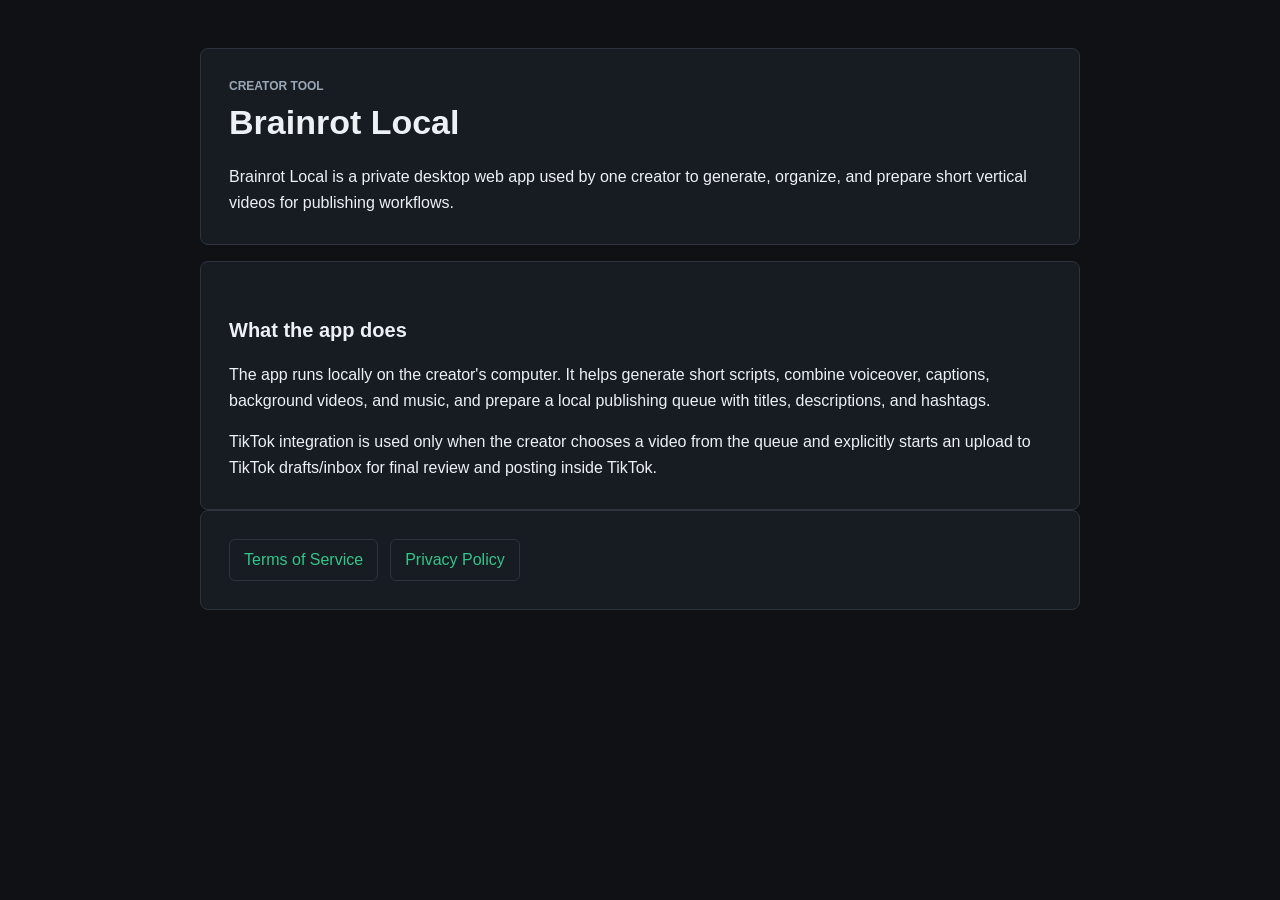
<file: index.html>
<!doctype html>
<html lang="en">
  <head>
    <meta charset="utf-8">
    <meta name="viewport" content="width=device-width, initial-scale=1">
    <title>Brainrot Local</title>
    <link rel="stylesheet" href="styles.css">
  </head>
  <body>
    <main class="page">
      <header class="hero">
        <p class="eyebrow">Creator tool</p>
        <h1>Brainrot Local</h1>
        <p>
          Brainrot Local is a private desktop web app used by one creator to generate,
          organize, and prepare short vertical videos for publishing workflows.
        </p>
      </header>

      <section class="section">
        <h2>What the app does</h2>
        <p>
          The app runs locally on the creator's computer. It helps generate short scripts,
          combine voiceover, captions, background videos, and music, and prepare a local
          publishing queue with titles, descriptions, and hashtags.
        </p>
        <p>
          TikTok integration is used only when the creator chooses a video from the queue
          and explicitly starts an upload to TikTok drafts/inbox for final review and
          posting inside TikTok.
        </p>
      </section>

      <section class="section links">
        <a href="terms.html">Terms of Service</a>
        <a href="privacy.html">Privacy Policy</a>
      </section>
    </main>
  </body>
</html>
</file>
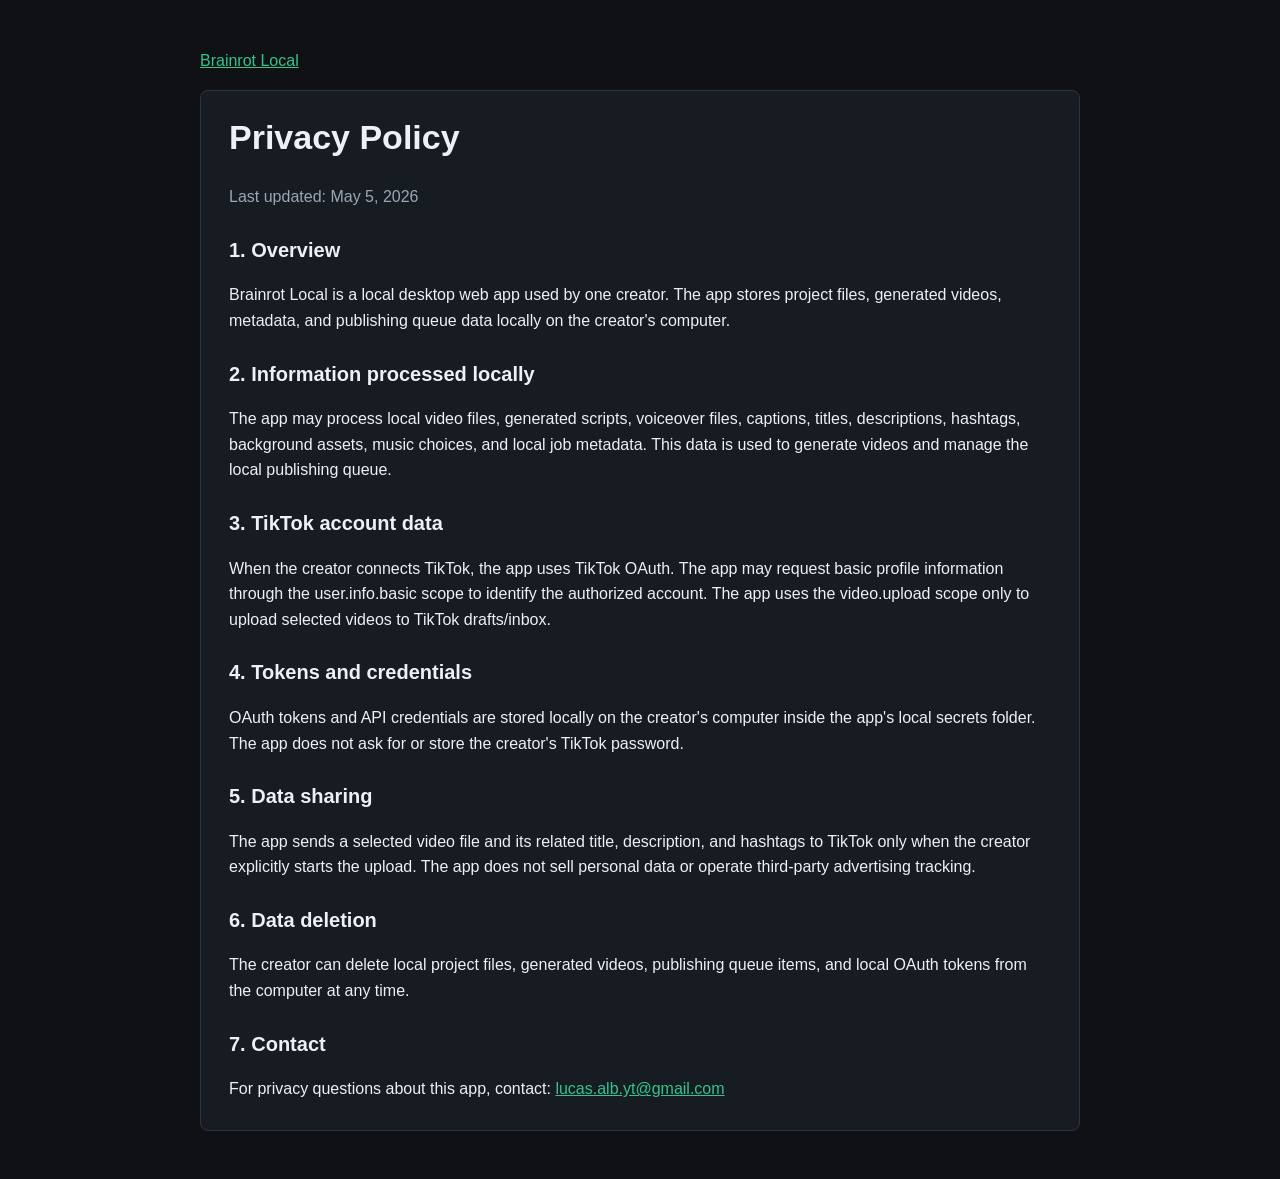
<file: privacy.html>
<!doctype html>
<html lang="en">
  <head>
    <meta charset="utf-8">
    <meta name="viewport" content="width=device-width, initial-scale=1">
    <title>Privacy Policy - Brainrot Local</title>
    <link rel="stylesheet" href="styles.css">
  </head>
  <body>
    <main class="page">
      <nav class="nav"><a href="index.html">Brainrot Local</a></nav>
      <article class="section document">
        <h1>Privacy Policy</h1>
        <p class="muted">Last updated: May 5, 2026</p>

        <h2>1. Overview</h2>
        <p>
          Brainrot Local is a local desktop web app used by one creator. The app stores
          project files, generated videos, metadata, and publishing queue data locally on
          the creator's computer.
        </p>

        <h2>2. Information processed locally</h2>
        <p>
          The app may process local video files, generated scripts, voiceover files,
          captions, titles, descriptions, hashtags, background assets, music choices, and
          local job metadata. This data is used to generate videos and manage the local
          publishing queue.
        </p>

        <h2>3. TikTok account data</h2>
        <p>
          When the creator connects TikTok, the app uses TikTok OAuth. The app may request
          basic profile information through the user.info.basic scope to identify the
          authorized account. The app uses the video.upload scope only to upload selected
          videos to TikTok drafts/inbox.
        </p>

        <h2>4. Tokens and credentials</h2>
        <p>
          OAuth tokens and API credentials are stored locally on the creator's computer
          inside the app's local secrets folder. The app does not ask for or store the
          creator's TikTok password.
        </p>

        <h2>5. Data sharing</h2>
        <p>
          The app sends a selected video file and its related title, description, and
          hashtags to TikTok only when the creator explicitly starts the upload. The app
          does not sell personal data or operate third-party advertising tracking.
        </p>

        <h2>6. Data deletion</h2>
        <p>
          The creator can delete local project files, generated videos, publishing queue
          items, and local OAuth tokens from the computer at any time.
        </p>

        <h2>7. Contact</h2>
        <p>
          For privacy questions about this app, contact:
          <a href="mailto:lucas.alb.yt@gmail.com">lucas.alb.yt@gmail.com</a>
        </p>
      </article>
    </main>
  </body>
</html>
</file>
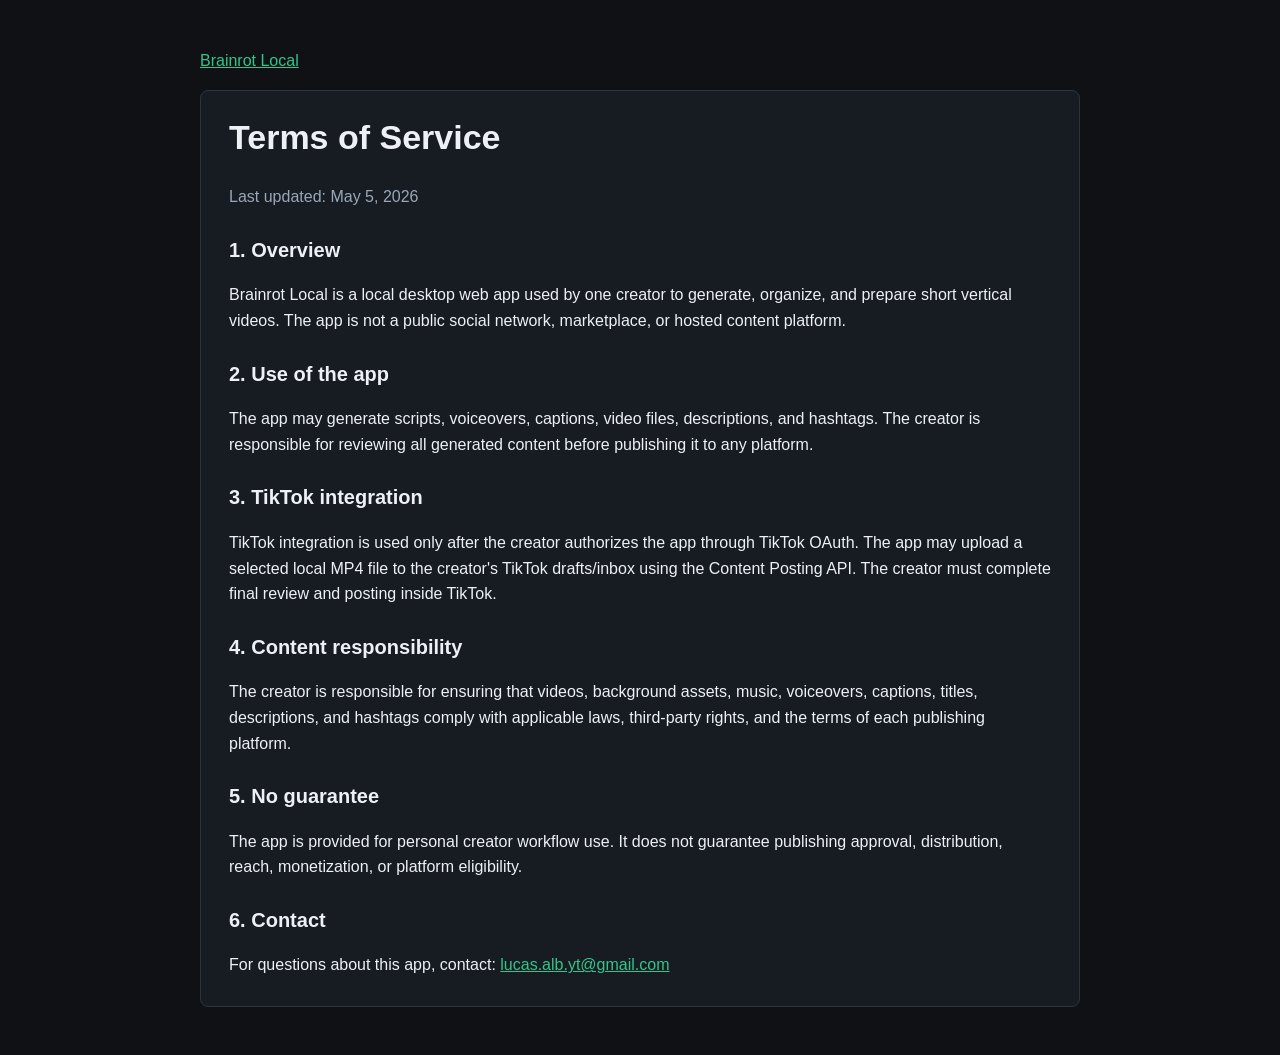
<file: terms.html>
<!doctype html>
<html lang="en">
  <head>
    <meta charset="utf-8">
    <meta name="viewport" content="width=device-width, initial-scale=1">
    <title>Terms of Service - Brainrot Local</title>
    <link rel="stylesheet" href="styles.css">
  </head>
  <body>
    <main class="page">
      <nav class="nav"><a href="index.html">Brainrot Local</a></nav>
      <article class="section document">
        <h1>Terms of Service</h1>
        <p class="muted">Last updated: May 5, 2026</p>

        <h2>1. Overview</h2>
        <p>
          Brainrot Local is a local desktop web app used by one creator to generate,
          organize, and prepare short vertical videos. The app is not a public social
          network, marketplace, or hosted content platform.
        </p>

        <h2>2. Use of the app</h2>
        <p>
          The app may generate scripts, voiceovers, captions, video files, descriptions,
          and hashtags. The creator is responsible for reviewing all generated content
          before publishing it to any platform.
        </p>

        <h2>3. TikTok integration</h2>
        <p>
          TikTok integration is used only after the creator authorizes the app through
          TikTok OAuth. The app may upload a selected local MP4 file to the creator's
          TikTok drafts/inbox using the Content Posting API. The creator must complete
          final review and posting inside TikTok.
        </p>

        <h2>4. Content responsibility</h2>
        <p>
          The creator is responsible for ensuring that videos, background assets, music,
          voiceovers, captions, titles, descriptions, and hashtags comply with applicable
          laws, third-party rights, and the terms of each publishing platform.
        </p>

        <h2>5. No guarantee</h2>
        <p>
          The app is provided for personal creator workflow use. It does not guarantee
          publishing approval, distribution, reach, monetization, or platform eligibility.
        </p>

        <h2>6. Contact</h2>
        <p>
          For questions about this app, contact:
          <a href="mailto:lucas.alb.yt@gmail.com">lucas.alb.yt@gmail.com</a>
        </p>
      </article>
    </main>
  </body>
</html>
</file>
<file: styles.css>
:root {
  color-scheme: dark;
  --bg: #0f1115;
  --panel: #171b22;
  --line: #2d3440;
  --text: #edf1f6;
  --muted: #9aa7b6;
  --accent: #34c58a;
}

* {
  box-sizing: border-box;
}

body {
  margin: 0;
  background: var(--bg);
  color: var(--text);
  font-family: Arial, Helvetica, sans-serif;
  line-height: 1.6;
}

a {
  color: var(--accent);
}

.page {
  width: min(880px, calc(100vw - 32px));
  margin: 0 auto;
  padding: 48px 0;
}

.hero,
.section {
  border: 1px solid var(--line);
  border-radius: 8px;
  background: var(--panel);
  padding: 28px;
}

.hero {
  margin-bottom: 16px;
}

.eyebrow,
.muted {
  color: var(--muted);
}

.eyebrow {
  margin: 0 0 8px;
  text-transform: uppercase;
  font-size: 12px;
  font-weight: 700;
}

h1,
h2,
p {
  margin-top: 0;
}

h1 {
  font-size: 34px;
  line-height: 1.1;
}

h2 {
  margin-top: 24px;
  font-size: 20px;
}

.links {
  display: flex;
  flex-wrap: wrap;
  gap: 12px;
}

.links a {
  display: inline-flex;
  align-items: center;
  min-height: 42px;
  border: 1px solid var(--line);
  border-radius: 6px;
  padding: 0 14px;
  text-decoration: none;
}

.nav {
  margin-bottom: 16px;
}

.document p:last-child,
.hero p:last-child,
.section p:last-child {
  margin-bottom: 0;
}
</file>
